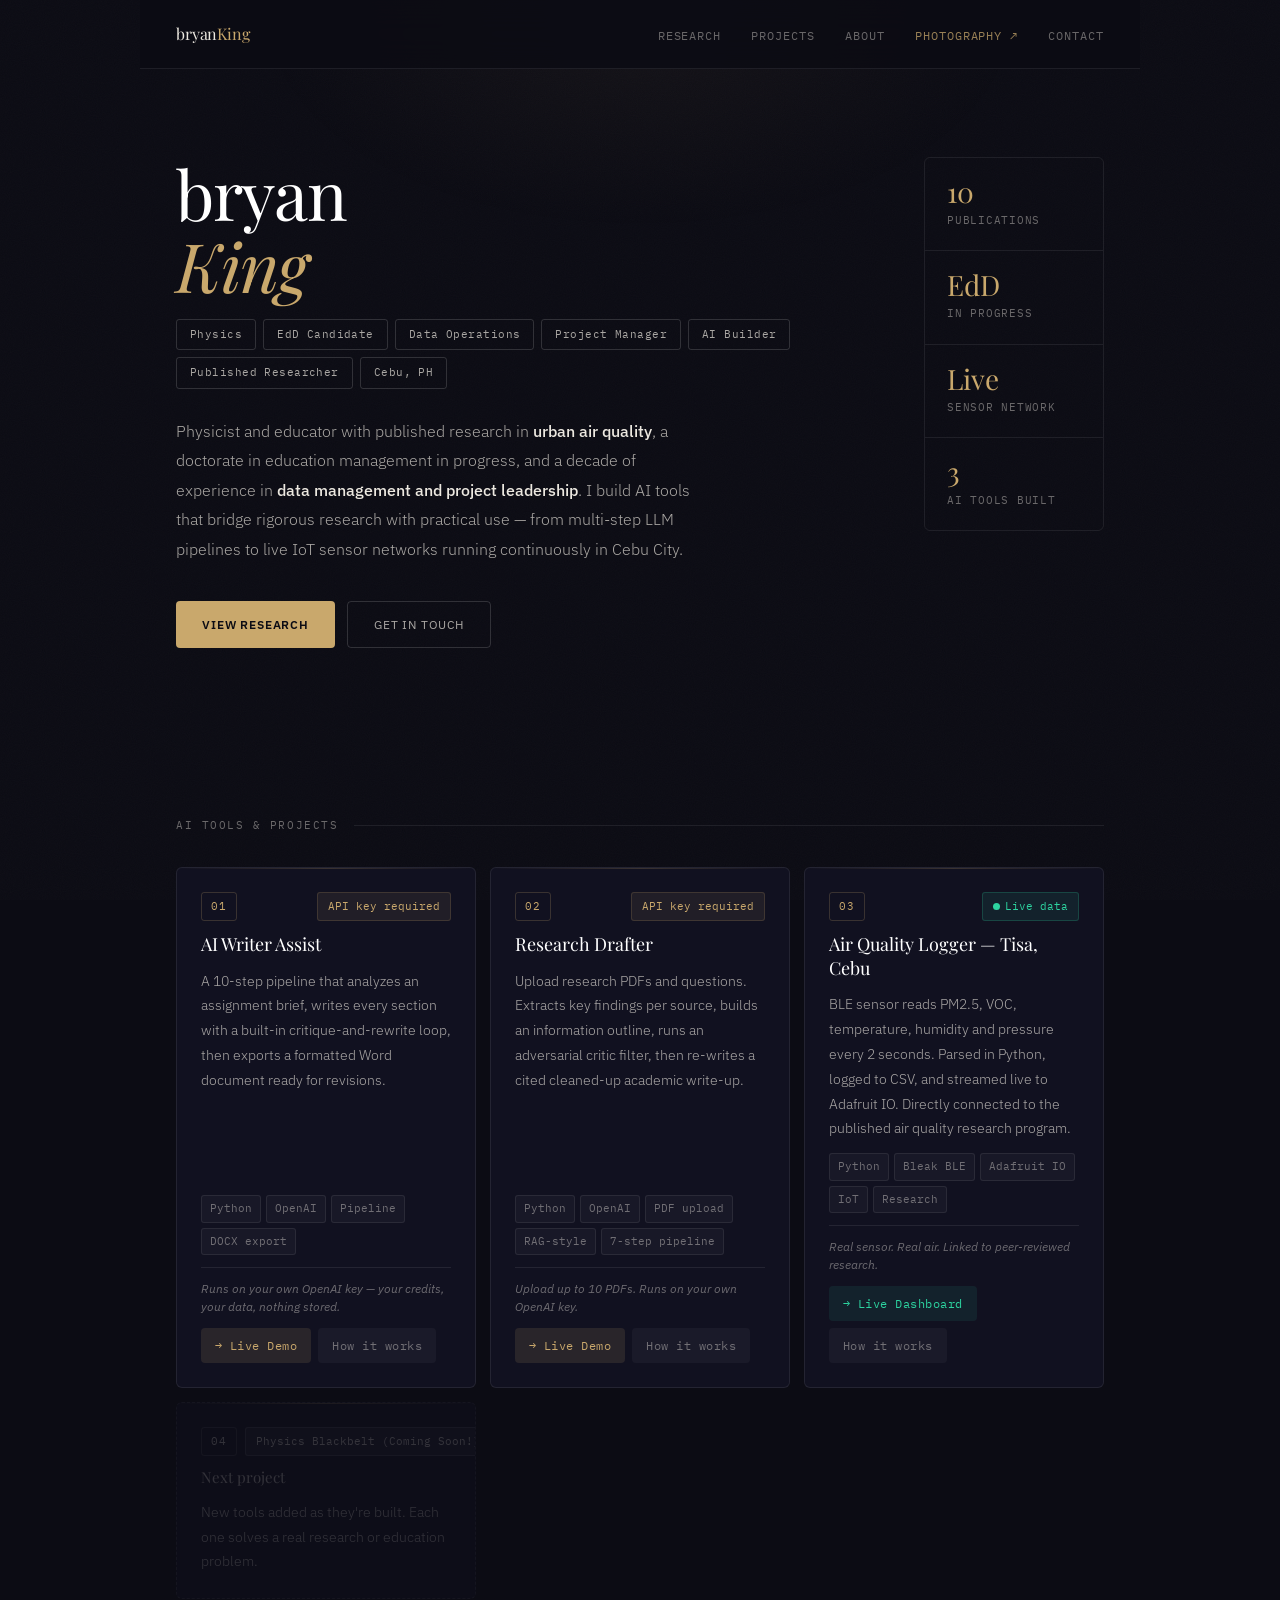
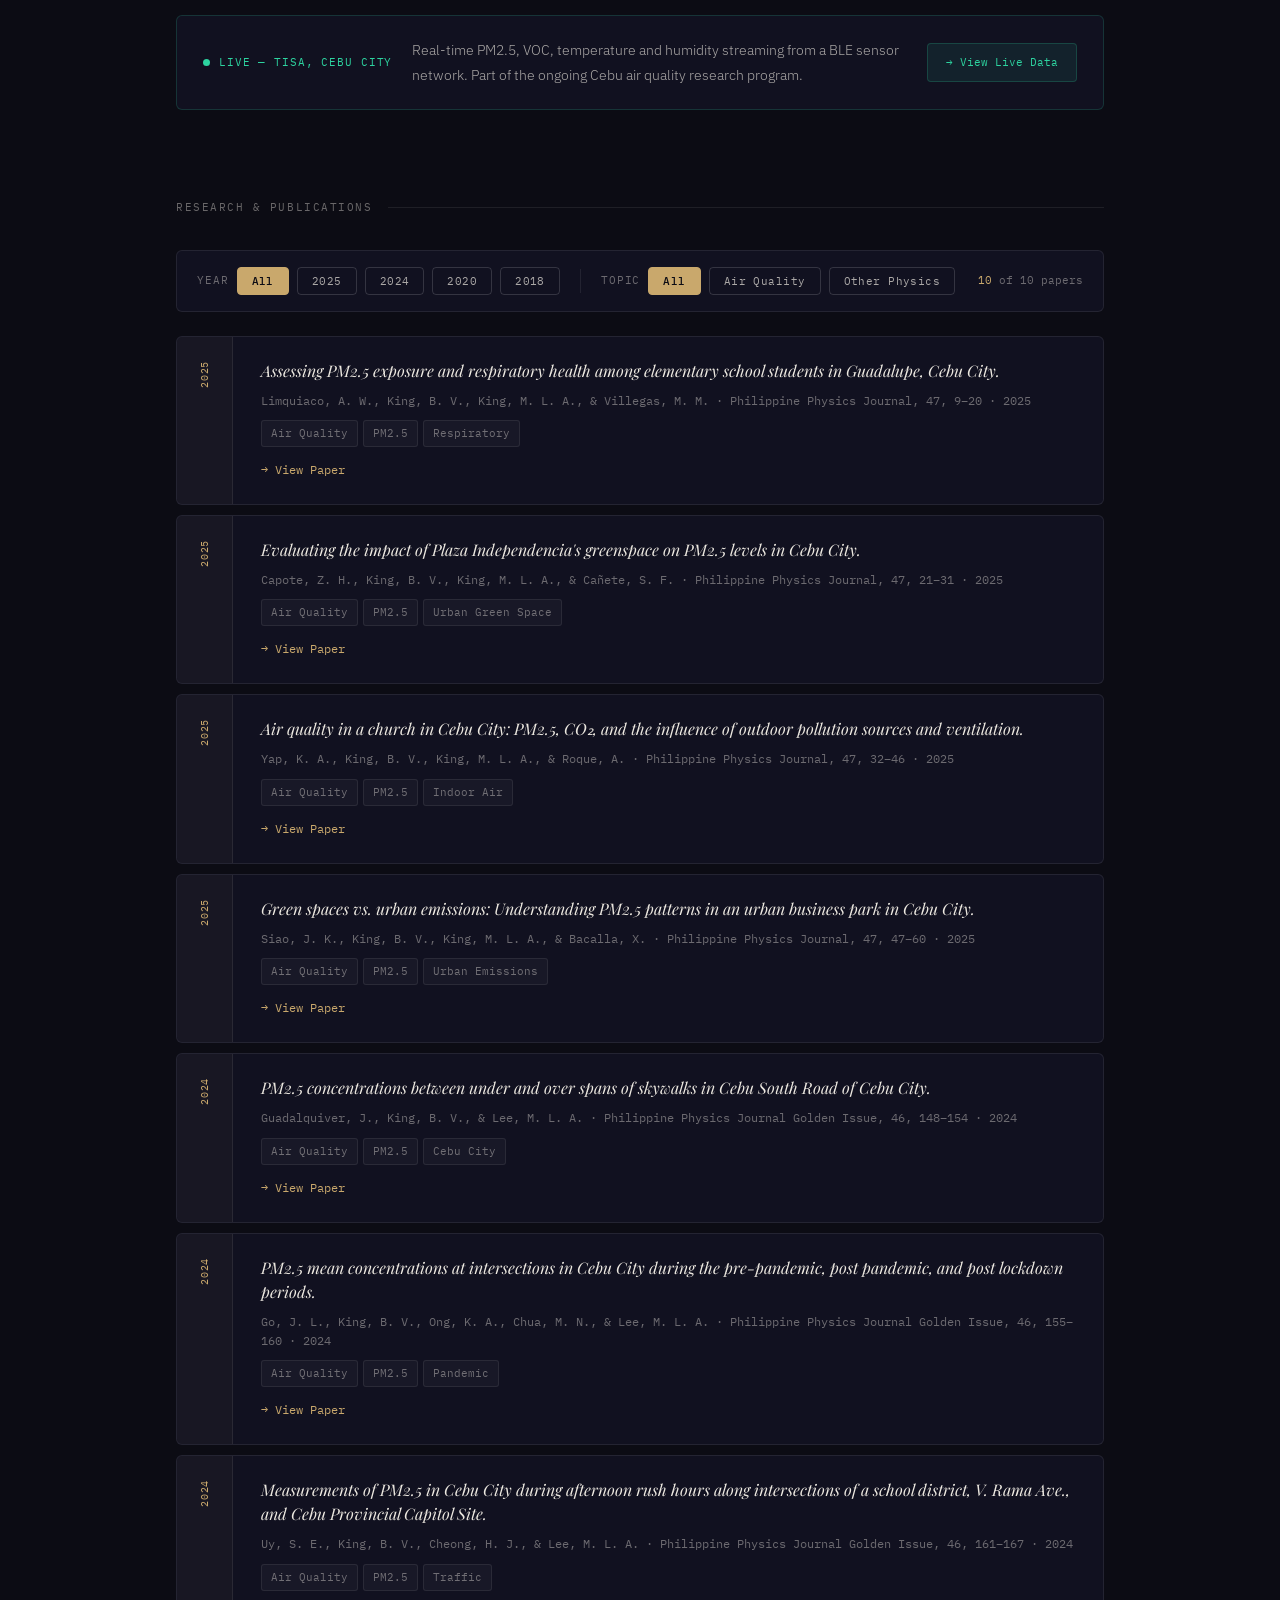
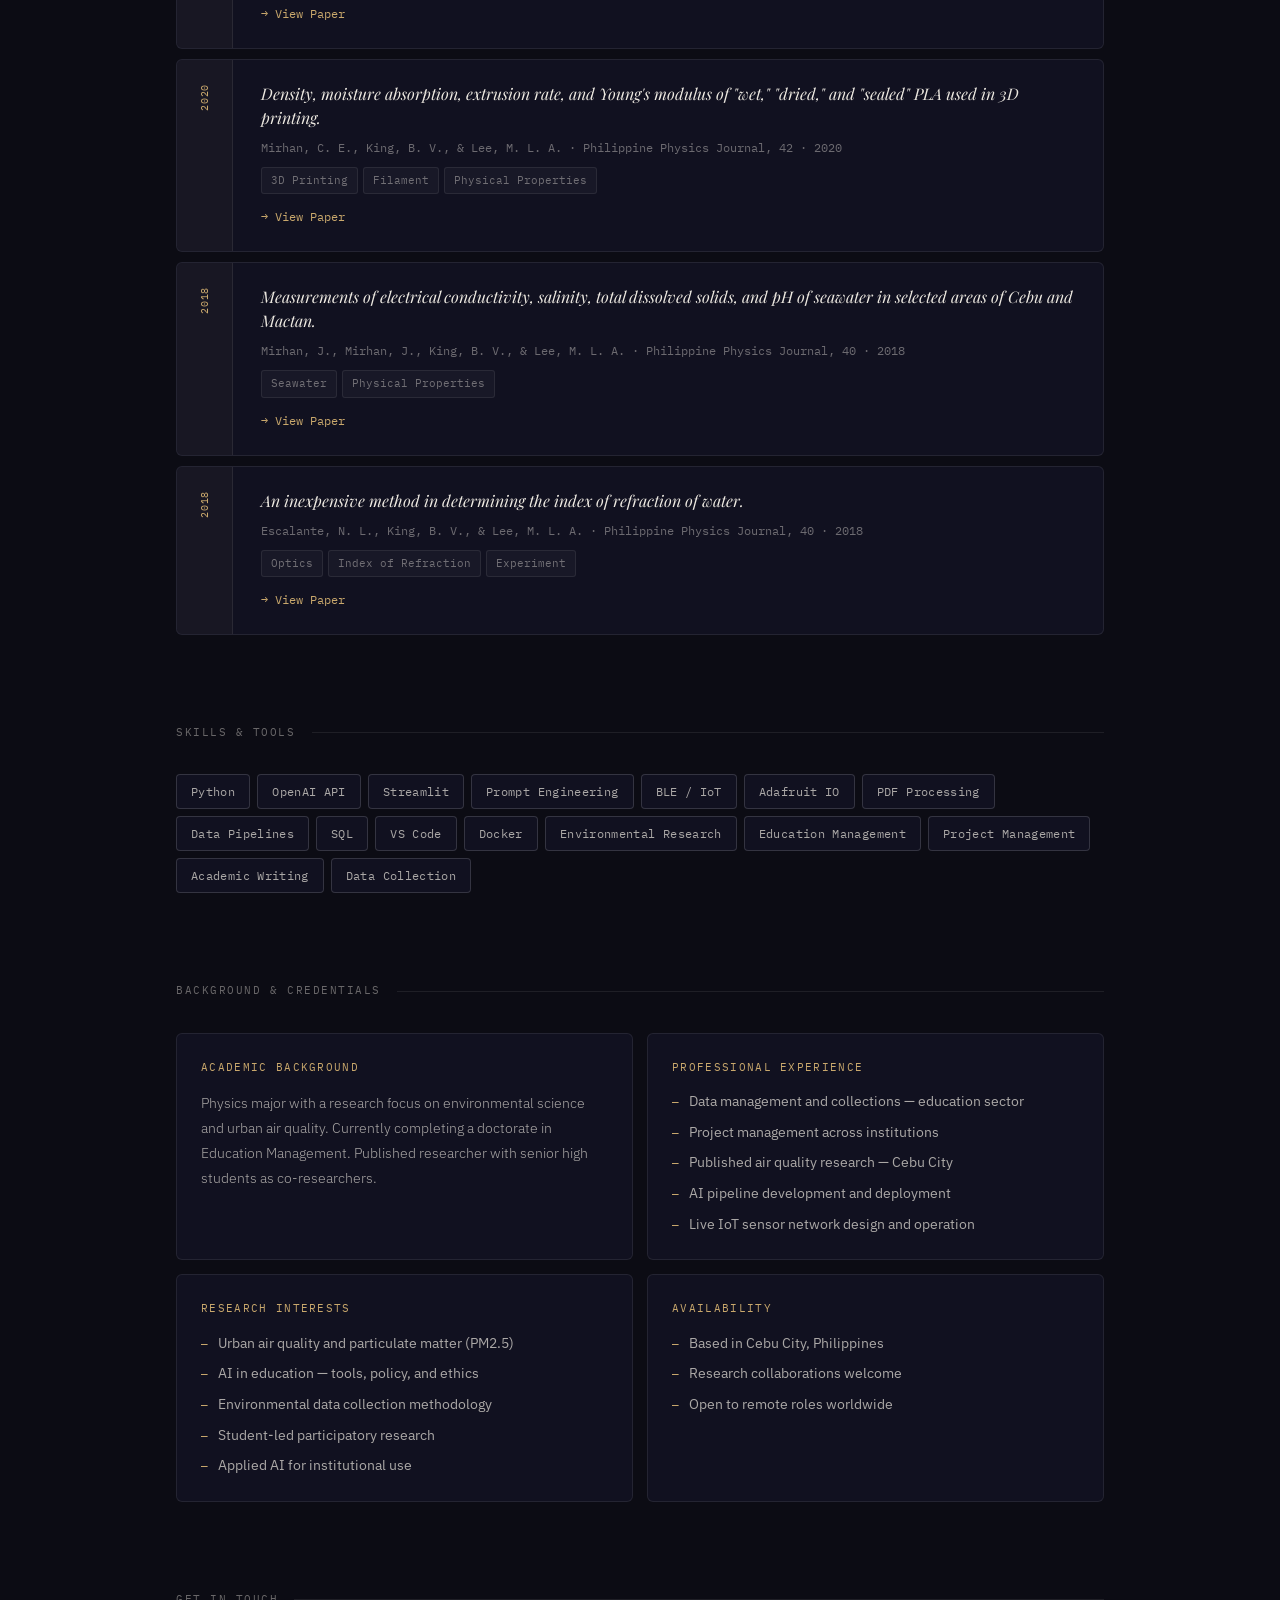
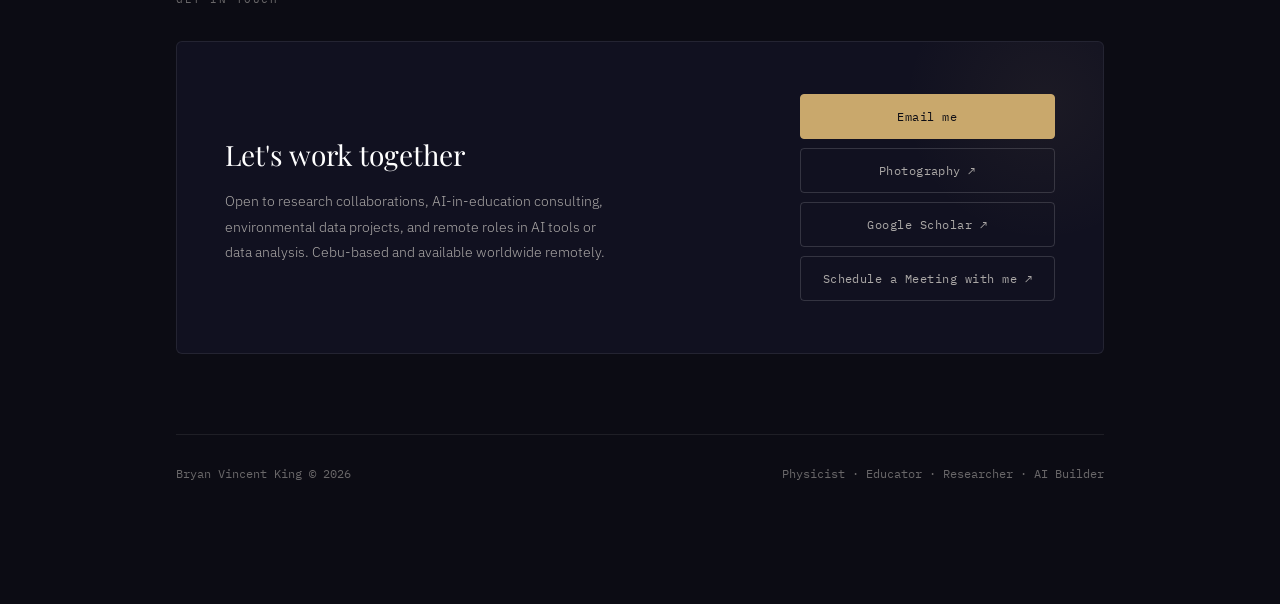
<file: index.html>
<!DOCTYPE html>
<html lang="en">
<head>
<meta charset="UTF-8"/>
<meta name="viewport" content="width=device-width, initial-scale=1.0"/>
<title>Bryan King — Researcher · Educator · AI Builder</title>
<link rel="preconnect" href="https://fonts.googleapis.com"/>
<link rel="preconnect" href="https://fonts.gstatic.com" crossorigin/>
<link href="https://fonts.googleapis.com/css2?family=Playfair+Display:ital,wght@0,400;0,600;1,400&family=IBM+Plex+Sans:wght@300;400;500&family=IBM+Plex+Mono:wght@400&display=swap" rel="stylesheet"/>
<link rel="stylesheet" href="style.css"/>
</head>
<body>
<div class="page">

  <!-- NAV -->
  <nav>
    <a class="nav-logo" href="#">bryan<span>King</span></a>
    <ul class="nav-links">
      <li><a href="#research">Research</a></li>
      <li><a href="#projects">Projects</a></li>
      <li><a href="#about">About</a></li>
      <li><a href="http://bry.photography" target="_blank" class="nav-photo">Photography ↗</a></li>
      <li><a href="#contact">Contact</a></li>
    </ul>
  </nav>

  <!-- HERO -->
  <section class="hero">
    <div class="hero-left">
      <h1 class="hero-name">bryan<br><em>King</em></h1>
      <div class="hero-roles">
        <span class="hero-role">Physics</span>
        <span class="hero-role">EdD Candidate</span>
        <span class="hero-role">Data Operations</span>
        <span class="hero-role">Project Manager</span>
        <span class="hero-role">AI Builder</span>
        <span class="hero-role">Published Researcher</span>
        <span class="hero-role">Cebu, PH</span>
      </div>
      <p class="hero-bio">
        Physicist and educator with published research in <strong>urban air quality</strong>,
        a doctorate in education management in progress, and a decade of experience in
        <strong>data management and project leadership</strong>. I build AI tools that bridge
        rigorous research with practical use — from multi-step LLM pipelines to live IoT
        sensor networks running continuously in Cebu City.
      </p>
      <div class="hero-ctas">
        <a class="cta-primary" href="#research">View Research</a>
        <a class="cta-ghost" href="#contact">Get in Touch</a>
      </div>
    </div>
    <div class="hero-stats">
      <div class="stat">
        <div class="stat-num">10</div>
        <div class="stat-label">Publications</div>
      </div>
      <div class="stat">
        <div class="stat-num">EdD</div>
        <div class="stat-label">In Progress</div>
      </div>
      <div class="stat">
        <div class="stat-num">Live</div>
        <div class="stat-label">Sensor Network</div>
      </div>
      <div class="stat">
        <div class="stat-num">3</div>
        <div class="stat-label">AI Tools Built</div>
      </div>
    </div>
  </section>

  <!-- PROJECTS -->
  <section class="section" id="projects">
    <div class="section-divider">
      <span class="divider-label">AI Tools &amp; Projects</span>
      <div class="divider-line"></div>
    </div>
    <div class="projects-grid">

      <div class="proj-card">
        <div class="proj-top">
          <span class="proj-num">01</span>
          <span class="badge badge-key">API key required</span>
        </div>
        <div class="proj-title">AI Writer Assist</div>
        <div class="proj-desc">
          A 10-step pipeline that analyzes an assignment brief,
          writes every section with a built-in critique-and-rewrite loop, then exports
          a formatted Word document ready for revisions.
        </div>
        <div class="proj-tags">
          <span class="proj-tag">Python</span>
          <span class="proj-tag">OpenAI</span>
          <span class="proj-tag">Pipeline</span>
          <span class="proj-tag">DOCX export</span>
        </div>
        <div class="proj-hr"></div>
        <div class="proj-note">Runs on your own OpenAI key — your credits, your data, nothing stored.</div>
        <div class="proj-links">
          <a class="pbtn pbtn-gold" href="#" target="_blank">→ Live Demo</a>
          <a class="pbtn pbtn-muted" href="#" target="_blank">How it works</a>
        </div>
      </div>

      <div class="proj-card">
        <div class="proj-top">
          <span class="proj-num">02</span>
          <span class="badge badge-key">API key required</span>
        </div>
        <div class="proj-title">Research Drafter</div>
        <div class="proj-desc">
          Upload research PDFs and questions. Extracts key findings per source,
          builds an information outline, runs an adversarial critic filter, then re-writes
          a cited cleaned-up academic write-up.
        </div>
        <div class="proj-tags">
          <span class="proj-tag">Python</span>
          <span class="proj-tag">OpenAI</span>
          <span class="proj-tag">PDF upload</span>
          <span class="proj-tag">RAG-style</span>
          <span class="proj-tag">7-step pipeline</span>
        </div>
        <div class="proj-hr"></div>
        <div class="proj-note">Upload up to 10 PDFs. Runs on your own OpenAI key.</div>
        <div class="proj-links">
          <a class="pbtn pbtn-gold" href="#" target="_blank">→ Live Demo</a>
          <a class="pbtn pbtn-muted" href="#" target="_blank">How it works</a>
        </div>
      </div>

      <div class="proj-card">
        <div class="proj-top">
          <span class="proj-num">03</span>
          <span class="badge badge-live"><span class="live-dot"></span>Live data</span>
        </div>
        <div class="proj-title">Air Quality Logger — Tisa, Cebu</div>
        <div class="proj-desc">
          BLE sensor reads PM2.5, VOC, temperature, humidity and pressure every 2 seconds.
          Parsed in Python, logged to CSV, and streamed live to Adafruit IO.
          Directly connected to the published air quality research program.
        </div>
        <div class="proj-tags">
          <span class="proj-tag">Python</span>
          <span class="proj-tag">Bleak BLE</span>
          <span class="proj-tag">Adafruit IO</span>
          <span class="proj-tag">IoT</span>
          <span class="proj-tag">Research</span>
        </div>
        <div class="proj-hr"></div>
        <div class="proj-note">Real sensor. Real air. Linked to peer-reviewed research.</div>
        <div class="proj-links">
          <a class="pbtn pbtn-teal" href="https://io.adafruit.com/pm25tisacebucity/dashboards/air-quality-pm2-dot-5-in-tisa-cebu-city" target="_blank">→ Live Dashboard</a>
          <a class="pbtn pbtn-muted" href="#" target="_blank">How it works</a>
        </div>
      </div>

      <div class="proj-card" style="border-style:dashed;opacity:0.4;">
        <div class="proj-top">
          <span class="proj-num" style="color:var(--text3);border-color:var(--border);">04</span>
          <span class="badge badge-wip">Physics Blackbelt (Coming Soon!)</span>
        </div>
        <div class="proj-title" style="color:var(--text3);font-size:15px;">Next project</div>
        <div class="proj-desc" style="color:var(--text3);">
          New tools added as they're built. Each one solves a real research or education problem.
        </div>
      </div>

    </div>

    <div class="live-callout">
      <div class="live-label"><div class="live-dot"></div>Live — Tisa, Cebu City</div>
      <p class="live-desc">Real-time PM2.5, VOC, temperature and humidity streaming from a BLE sensor network. Part of the ongoing Cebu air quality research program.</p>
      <a class="live-btn" href="https://io.adafruit.com/pm25tisacebucity/dashboards/air-quality-pm2-dot-5-in-tisa-cebu-city" target="_blank">→ View Live Data</a>
    </div>
  </section>

  <!-- RESEARCH -->
  <section class="section" id="research">
    <div class="section-divider">
      <span class="divider-label">Research &amp; Publications</span>
      <div class="divider-line"></div>
    </div>

    <div class="paper-filters">
      <div class="filter-group">
        <span class="filter-label">Year</span>
        <button class="filter-btn active" data-filter="all">All</button>
        <button class="filter-btn" data-filter="2025">2025</button>
        <button class="filter-btn" data-filter="2024">2024</button>
        <button class="filter-btn" data-filter="2020">2020</button>
        <button class="filter-btn" data-filter="2018">2018</button>        
      </div>
      <div class="filter-sep"></div>
      <div class="filter-group">
        <span class="filter-label">Topic</span>
        <button class="filter-btn active" data-topic="all">All</button>
        <button class="filter-btn" data-topic="Air Quality">Air Quality</button>
        <button class="filter-btn" data-topic="Physics">Other Physics</button>
      </div>
      <span class="paper-count"><span id="visible-count">10</span> of 10 papers</span>
    </div>

    <div class="papers">

      <div class="paper show" data-year="2025" data-topic="Air Quality">
        <div class="paper-year"><span>2025</span></div>
        <div class="paper-body">
          <div class="paper-title">Assessing PM2.5 exposure and respiratory health among elementary school students in Guadalupe, Cebu City.</div>
          <div class="paper-meta">Limquiaco, A. W., King, B. V., King, M. L. A., & Villegas, M. M. · Philippine Physics Journal, 47, 9–20 · 2025</div>
          <div class="paper-tags">
            <span class="paper-tag">Air Quality</span>
            <span class="paper-tag">PM2.5</span>
            <span class="paper-tag">Respiratory</span>
          </div>
          <a class="paper-link" href="https://www.philippinephysicssociety.org/philippine-physics-journal.html">→ View Paper</a>
        </div>
      </div>

      <div class="paper show" data-year="2025" data-topic="Air Quality">
        <div class="paper-year"><span>2025</span></div>
        <div class="paper-body">
          <div class="paper-title">Evaluating the impact of Plaza Independencia's greenspace on PM2.5 levels in Cebu City.</div>
          <div class="paper-meta">Capote, Z. H., King, B. V., King, M. L. A., & Cañete, S. F. · Philippine Physics Journal, 47, 21–31 · 2025</div>
          <div class="paper-tags">
            <span class="paper-tag">Air Quality</span>
            <span class="paper-tag">PM2.5</span>
            <span class="paper-tag">Urban Green Space</span>
          </div>
          <a class="paper-link" href="https://www.philippinephysicssociety.org/philippine-physics-journal.html">→ View Paper</a>
        </div>
      </div>

      <div class="paper show" data-year="2025" data-topic="Air Quality">
        <div class="paper-year"><span>2025</span></div>
        <div class="paper-body">
          <div class="paper-title">Air quality in a church in Cebu City: PM2.5, CO₂, and the influence of outdoor pollution sources and ventilation.</div>
          <div class="paper-meta">Yap, K. A., King, B. V., King, M. L. A., & Roque, A. · Philippine Physics Journal, 47, 32–46 · 2025</div>
          <div class="paper-tags">
            <span class="paper-tag">Air Quality</span>
            <span class="paper-tag">PM2.5</span>
            <span class="paper-tag">Indoor Air</span>
          </div>
          <a class="paper-link" href="https://www.philippinephysicssociety.org/philippine-physics-journal.html">→ View Paper</a>
        </div>
      </div>

      <div class="paper show" data-year="2025" data-topic="Air Quality">
        <div class="paper-year"><span>2025</span></div>
        <div class="paper-body">
          <div class="paper-title">Green spaces vs. urban emissions: Understanding PM2.5 patterns in an urban business park in Cebu City.</div>
          <div class="paper-meta">Siao, J. K., King, B. V., King, M. L. A., & Bacalla, X. · Philippine Physics Journal, 47, 47–60 · 2025</div>
          <div class="paper-tags">
            <span class="paper-tag">Air Quality</span>
            <span class="paper-tag">PM2.5</span>
            <span class="paper-tag">Urban Emissions</span>
          </div>
          <a class="paper-link" href="https://www.philippinephysicssociety.org/philippine-physics-journal.html">→ View Paper</a>
        </div>
      </div>

      <div class="paper show" data-year="2024" data-topic="Air Quality">
        <div class="paper-year"><span>2024</span></div>
        <div class="paper-body">
          <div class="paper-title">PM2.5 concentrations between under and over spans of skywalks in Cebu South Road of Cebu City.</div>
          <div class="paper-meta">Guadalquiver, J., King, B. V., & Lee, M. L. A. · Philippine Physics Journal Golden Issue, 46, 148–154 · 2024</div>
          <div class="paper-tags">
            <span class="paper-tag">Air Quality</span>
            <span class="paper-tag">PM2.5</span>
            <span class="paper-tag">Cebu City</span>
          </div>
          <a class="paper-link" href="https://www.philippinephysicssociety.org/philippine-physics-journal.html">→ View Paper</a>
        </div>
      </div>

      <div class="paper show" data-year="2024" data-topic="Air Quality">
        <div class="paper-year"><span>2024</span></div>
        <div class="paper-body">
          <div class="paper-title">PM2.5 mean concentrations at intersections in Cebu City during the pre-pandemic, post pandemic, and post lockdown periods.</div>
          <div class="paper-meta">Go, J. L., King, B. V., Ong, K. A., Chua, M. N., & Lee, M. L. A. · Philippine Physics Journal Golden Issue, 46, 155–160 · 2024</div>
          <div class="paper-tags">
            <span class="paper-tag">Air Quality</span>
            <span class="paper-tag">PM2.5</span>
            <span class="paper-tag">Pandemic</span>
          </div>
          <a class="paper-link" href="https://www.philippinephysicssociety.org/philippine-physics-journal.html">→ View Paper</a>
        </div>
      </div>

      <div class="paper show" data-year="2024" data-topic="Air Quality">
        <div class="paper-year"><span>2024</span></div>
        <div class="paper-body">
          <div class="paper-title">Measurements of PM2.5 in Cebu City during afternoon rush hours along intersections of a school district, V. Rama Ave., and Cebu Provincial Capitol Site.</div>
          <div class="paper-meta">Uy, S. E., King, B. V., Cheong, H. J., & Lee, M. L. A. · Philippine Physics Journal Golden Issue, 46, 161–167 · 2024</div>
          <div class="paper-tags">
            <span class="paper-tag">Air Quality</span>
            <span class="paper-tag">PM2.5</span>
            <span class="paper-tag">Traffic</span>
          </div>
          <a class="paper-link" href="https://www.philippinephysicssociety.org/philippine-physics-journal.html">→ View Paper</a>
        </div>
      </div>

      <div class="paper show" data-year="2020" data-topic="Physics">
        <div class="paper-year"><span>2020</span></div>
        <div class="paper-body">
          <div class="paper-title">Density, moisture absorption, extrusion rate, and Young's modulus of "wet," "dried," and "sealed" PLA used in 3D printing.</div>
          <div class="paper-meta">Mirhan, C. E., King, B. V., & Lee, M. L. A. · Philippine Physics Journal, 42 · 2020</div>
          <div class="paper-tags">
            <span class="paper-tag">3D Printing</span>
            <span class="paper-tag">Filament</span>
            <span class="paper-tag">Physical Properties</span>
          </div>
          <a class="paper-link" href="https://www.philippinephysicssociety.org/philippine-physics-journal.html">→ View Paper</a>
        </div>
      </div>

      <div class="paper show" data-year="2018" data-topic="Physics">
        <div class="paper-year"><span>2018</span></div>
        <div class="paper-body">
          <div class="paper-title">Measurements of electrical conductivity, salinity, total dissolved solids, and pH of seawater in selected areas of Cebu and Mactan.</div>
          <div class="paper-meta">Mirhan, J., Mirhan, J., King, B. V., & Lee, M. L. A. · Philippine Physics Journal, 40 · 2018</div>
          <div class="paper-tags">
            <span class="paper-tag">Seawater</span>
            <span class="paper-tag">Physical Properties</span>
          </div>
          <a class="paper-link" href="https://www.philippinephysicssociety.org/philippine-physics-journal.html">→ View Paper</a>
        </div>
      </div>

      <div class="paper show" data-year="2018" data-topic="Physics">
        <div class="paper-year"><span>2018</span></div>
        <div class="paper-body">
          <div class="paper-title">An inexpensive method in determining the index of refraction of water.</div>
          <div class="paper-meta">Escalante, N. L., King, B. V., & Lee, M. L. A. · Philippine Physics Journal, 40 · 2018</div>
          <div class="paper-tags">
            <span class="paper-tag">Optics</span>
            <span class="paper-tag">Index of Refraction</span>
            <span class="paper-tag">Experiment</span>
          </div>
          <a class="paper-link" href="https://www.philippinephysicssociety.org/philippine-physics-journal.html">→ View Paper</a>
        </div>
      </div>

    </div>
    <div class="papers-empty" id="papers-empty">No papers match this filter combination.</div>
  </section>

  <!-- SKILLS -->
  <section class="section">
    <div class="section-divider">
      <span class="divider-label">Skills &amp; Tools</span>
      <div class="divider-line"></div>
    </div>
    <div class="skills-wrap">
      <span class="skill">Python</span>
      <span class="skill">OpenAI API</span>
      <span class="skill">Streamlit</span>
      <span class="skill">Prompt Engineering</span>
      <span class="skill">BLE / IoT</span>
      <span class="skill">Adafruit IO</span>
      <span class="skill">PDF Processing</span>
      <span class="skill">Data Pipelines</span>
      <span class="skill">SQL</span>
      <span class="skill">VS Code</span>
      <span class="skill">Docker</span>
      <span class="skill">Environmental Research</span>
      <span class="skill">Education Management</span>
      <span class="skill">Project Management</span>
      <span class="skill">Academic Writing</span>
      <span class="skill">Data Collection</span>
    </div>
  </section>

  <!-- ABOUT -->
  <section class="section" id="about">
    <div class="section-divider">
      <span class="divider-label">Background &amp; Credentials</span>
      <div class="divider-line"></div>
    </div>
    <div class="cred-grid">
      <div class="cred-box">
        <div class="cred-label">Academic background</div>
        <p>
          Physics major with a research focus on environmental science and urban air quality.
          Currently completing a doctorate in Education Management. Published researcher
          with senior high students as co-researchers.
        </p>
      </div>
      <div class="cred-box">
        <div class="cred-label">Professional experience</div>
        <ul>
          <li>Data management and collections — education sector</li>
          <li>Project management across institutions</li>
          <li>Published air quality research — Cebu City</li>
          <li>AI pipeline development and deployment</li>
          <li>Live IoT sensor network design and operation</li>
        </ul>
      </div>
      <div class="cred-box">
        <div class="cred-label">Research interests</div>
        <ul>
          <li>Urban air quality and particulate matter (PM2.5)</li>
          <li>AI in education — tools, policy, and ethics</li>
          <li>Environmental data collection methodology</li>
          <li>Student-led participatory research</li>
          <li>Applied AI for institutional use</li>
        </ul>
      </div>
      <div class="cred-box">
        <div class="cred-label">Availability</div>
        <ul>
          <li>Based in Cebu City, Philippines</li>
          <li>Research collaborations welcome</li>
          <li>Open to remote roles worldwide</li>
        </ul>
      </div>
    </div>
  </section>

  <!-- CONTACT -->
  <section class="section" id="contact">
    <div class="section-divider">
      <span class="divider-label">Get in Touch</span>
      <div class="divider-line"></div>
    </div>
    <div class="contact-wrap">
      <div>
        <div class="contact-title">Let's work together</div>
        <p class="contact-sub">
          Open to research collaborations, AI-in-education consulting, environmental
          data projects, and remote roles in AI tools or data analysis.
          Cebu-based and available worldwide remotely.
        </p>
      </div>
      <div class="contact-links">
        <a class="clink primary" href="mailto:bryvking@gmail.com">Email me</a>
        <a class="clink" href="http://bry.photography" target="_blank">Photography ↗</a>
        <a class="clink" href="https://scholar.google.com/citations?user=YY9UEuoAAAAJ&hl=en" target="_blank">Google Scholar ↗</a>
        <a class="clink" href="https://calendly.com/bryanvincentking/30min" target="_blank">Schedule a Meeting with me ↗</a>
      </div>
    </div>
  </section>

  <footer>
    <p>Bryan Vincent King © 2026</p>
    <p>Physicist · Educator · Researcher · AI Builder</p>
  </footer>

</div>
<script>
  const TOTAL = 10;
  let activeYear  = 'all';
  let activeTopic = 'all';

  document.querySelectorAll('[data-filter]').forEach(btn => {
    btn.addEventListener('click', () => {
      document.querySelectorAll('[data-filter]').forEach(b => b.classList.remove('active'));
      btn.classList.add('active');
      activeYear = btn.dataset.filter;
      filterPapers();
    });
  });

  document.querySelectorAll('[data-topic]').forEach(btn => {
    btn.addEventListener('click', () => {
      document.querySelectorAll('[data-topic]').forEach(b => b.classList.remove('active'));
      btn.classList.add('active');
      activeTopic = btn.dataset.topic;
      filterPapers();
    });
  });

  function filterPapers() {
    const papers = document.querySelectorAll('.paper');
    let visible = 0;

    papers.forEach(paper => {
      const matchYear  = activeYear  === 'all' || paper.dataset.year  === activeYear;
      const matchTopic = activeTopic === 'all' || paper.dataset.topic === activeTopic;
      const show = matchYear && matchTopic;
      paper.classList.toggle('show', show);
      if (show) visible++;
    });

    document.getElementById('visible-count').textContent = visible;
    document.getElementById('papers-empty').classList.toggle('show', visible === 0);
  }
</script>
</body>
</html>
</file>
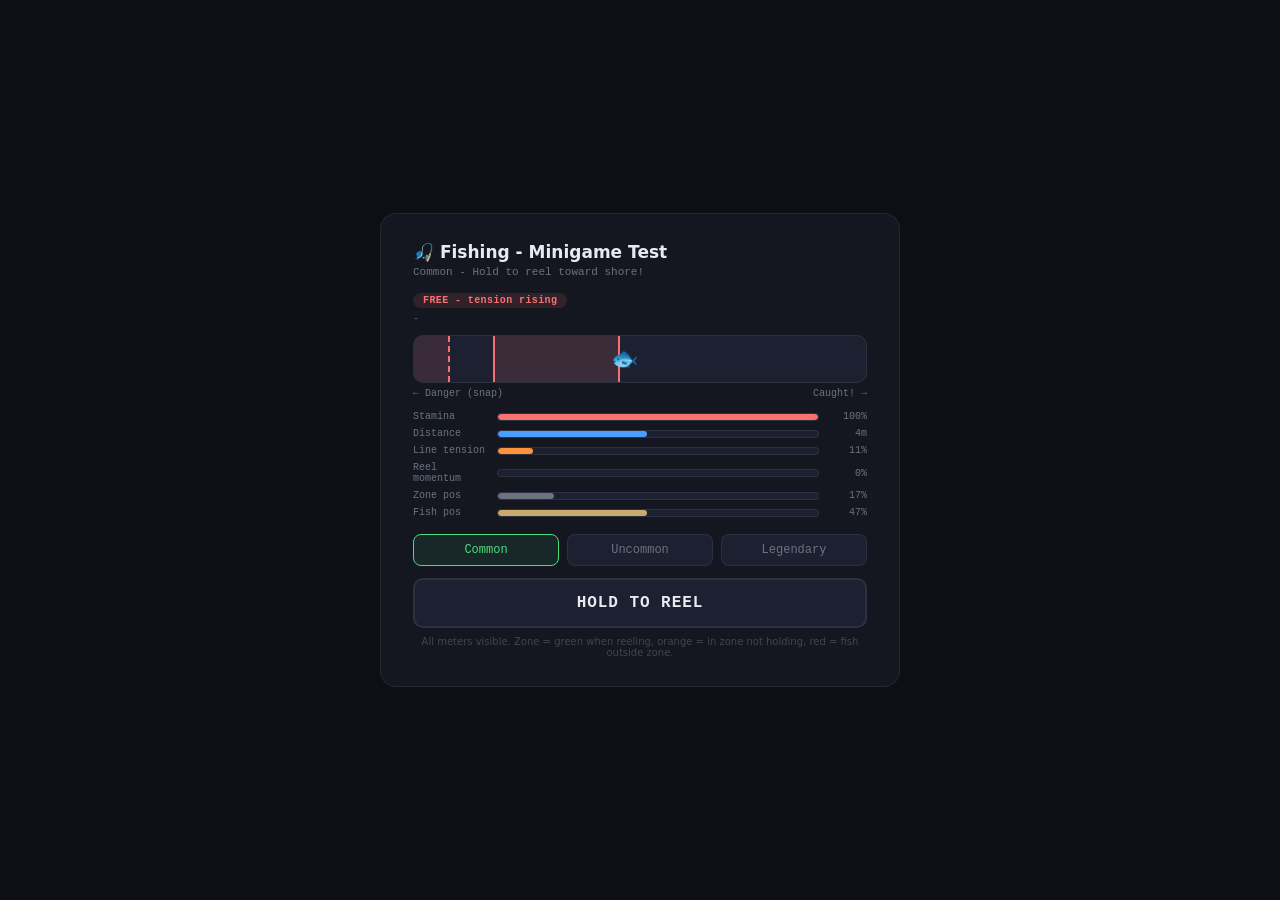
<file: physics/fishing_test.html>
<!DOCTYPE html>
<html lang="en">
<head>
<meta charset="UTF-8"/>
<meta name="viewport" content="width=device-width, initial-scale=1.0"/>
<title>Fishing Minigame - Test</title>
<style>
*{box-sizing:border-box;margin:0;padding:0;}
body{background:#0d0f14;color:#e8eaf0;font-family:'Segoe UI',system-ui,sans-serif;min-height:100vh;display:flex;align-items:center;justify-content:center;padding:20px;}
:root{--green:#4ade80;--gold:#c9a96e;--red:#f87171;--blue:#4a9eff;--surface:#141720;--surface2:#1c2030;--border:rgba(255,255,255,0.07);--muted:#6b7280;--mono:'Courier New',monospace;}

.mg{background:var(--surface);border:1px solid var(--border);border-radius:16px;padding:28px 32px;width:100%;max-width:520px;}
.mg-title{font-size:17px;font-weight:700;margin-bottom:4px;}
.mg-sub{font-size:11px;color:var(--muted);font-family:var(--mono);margin-bottom:10px;}

.state-badge{font-family:var(--mono);font-size:10px;font-weight:700;padding:2px 10px;border-radius:20px;display:inline-block;margin-bottom:5px;letter-spacing:0.04em;}
.s-reel  {background:rgba(74,222,128,0.15);color:#4ade80;}
.s-orange{background:rgba(251,146,60,0.15);color:#fb923c;}
.s-free  {background:rgba(248,113,113,0.12);color:#f87171;}

.tug-log{font-family:var(--mono);font-size:10px;color:var(--muted);min-height:14px;margin-bottom:8px;opacity:0.8;}

/* Main bar */
.fish-bar-wrap{position:relative;width:100%;height:48px;background:var(--surface2);border-radius:10px;border:1px solid var(--border);overflow:hidden;margin-bottom:5px;}
.snap-warn{position:absolute;left:0;top:0;bottom:0;width:8%;background:rgba(248,113,113,0.12);border-right:2px dashed #f87171;pointer-events:none;}
.fish-zone{position:absolute;top:0;bottom:0;background:rgba(74,222,128,0.22);border-left:2px solid #4ade80;border-right:2px solid #4ade80;}
.fish-zone.orange{background:rgba(251,146,60,0.20);border-color:#fb923c;}
.fish-zone.off{background:rgba(248,113,113,0.14);border-color:#f87171;}
.fish-dot{position:absolute;top:50%;transform:translate(-50%,-50%);font-size:22px;line-height:1;z-index:2;}
.bar-labels{display:flex;justify-content:space-between;font-family:var(--mono);font-size:10px;color:var(--muted);margin-bottom:12px;}

/* Stat rows */
.stat-row{display:flex;align-items:center;gap:8px;margin-bottom:6px;}
.stat-label{font-family:var(--mono);font-size:10px;color:var(--muted);width:76px;flex-shrink:0;}
.stat-track{flex:1;height:8px;background:var(--surface2);border-radius:4px;overflow:hidden;border:1px solid var(--border);}
.stat-fill{height:100%;border-radius:4px;}
.stat-val{font-family:var(--mono);font-size:10px;color:var(--muted);width:40px;text-align:right;flex-shrink:0;}

/* Rarity buttons */
.rarity-row{display:flex;gap:8px;margin-top:16px;margin-bottom:12px;}
.r-btn{flex:1;padding:8px 4px;font-size:12px;font-family:var(--mono);border:1px solid var(--border);border-radius:8px;background:var(--surface2);color:var(--muted);cursor:pointer;}
.r-btn.active{border-color:var(--green);color:var(--green);background:rgba(74,222,128,0.08);}

/* Hold button */
.btn-hold{width:100%;padding:14px;font-size:16px;font-weight:700;font-family:var(--mono);border:2px solid var(--border);border-radius:10px;background:var(--surface2);color:#e8eaf0;cursor:pointer;user-select:none;touch-action:none;-webkit-user-select:none;letter-spacing:0.06em;}
.btn-hold.held{background:rgba(74,222,128,0.12);border-color:var(--green);color:var(--green);}

/* Result */
.result{margin-top:12px;padding:10px 14px;border-radius:10px;font-size:13px;font-family:var(--mono);text-align:center;display:none;}
.result.catch{background:rgba(74,222,128,0.10);color:#4ade80;border:1px solid #4ade80;}
.result.snap {background:rgba(251,146,60,0.10);color:#fb923c;border:1px solid #fb923c;}

.debug-note{font-size:10px;color:var(--muted);text-align:center;margin-top:8px;opacity:0.5;}
</style>
</head>
<body>
<div class="mg">
  <div class="mg-title">🎣 Fishing - Minigame Test</div>
  <div class="mg-sub" id="mg-sub">Select rarity and press HOLD to start</div>

  <span class="state-badge s-free" id="state-badge">FREE</span>
  <div class="tug-log" id="tug-log">-</div>

  <div class="fish-bar-wrap">
    <div class="snap-warn"></div>
    <div class="fish-zone" id="fish-zone"></div>
    <div class="fish-dot" id="fish-dot">🐟</div>
  </div>
  <div class="bar-labels">
    <span>← Danger (snap)</span>
    <span>Caught! →</span>
  </div>

  <div class="stat-row">
    <div class="stat-label">Stamina</div>
    <div class="stat-track"><div class="stat-fill" id="stam-bar" style="width:100%;background:#f87171;"></div></div>
    <div class="stat-val" id="stam-val">100%</div>
  </div>
  <div class="stat-row">
    <div class="stat-label">Distance</div>
    <div class="stat-track"><div class="stat-fill" id="dist-bar" style="width:55%;background:#4a9eff;"></div></div>
    <div class="stat-val" id="dist-val">--m</div>
  </div>
  <div class="stat-row">
    <div class="stat-label">Line tension</div>
    <div class="stat-track"><div class="stat-fill" id="tens-bar" style="width:0%;background:#f97316;"></div></div>
    <div class="stat-val" id="tens-val">0%</div>
  </div>
  <div class="stat-row">
    <div class="stat-label">Reel momentum</div>
    <div class="stat-track"><div class="stat-fill" id="mom-bar" style="width:0%;background:#4ade80;"></div></div>
    <div class="stat-val" id="mom-val">0%</div>
  </div>
  <div class="stat-row">
    <div class="stat-label">Zone pos</div>
    <div class="stat-track"><div class="stat-fill" id="zone-bar" style="width:50%;background:#6b7280;"></div></div>
    <div class="stat-val" id="zone-val">50%</div>
  </div>
  <div class="stat-row">
    <div class="stat-label">Fish pos</div>
    <div class="stat-track"><div class="stat-fill" id="fish-bar" style="width:55%;background:#c9a96e;"></div></div>
    <div class="stat-val" id="fish-val">55%</div>
  </div>

  <div class="rarity-row">
    <button class="r-btn active" onclick="setRarity('common',this)">Common</button>
    <button class="r-btn" onclick="setRarity('uncommon',this)">Uncommon</button>
    <button class="r-btn" onclick="setRarity('legendary',this)">Legendary</button>
  </div>

  <button class="btn-hold" id="btn-hold"
    onmousedown="holdStart(event)" onmouseup="holdEnd()"
    ontouchstart="holdStart(event)" ontouchend="holdEnd()">
    HOLD TO REEL
  </button>

  <div class="result" id="result"></div>
  <div class="debug-note">All meters visible. Zone = green when reeling, orange = in zone not holding, red = fish outside zone.</div>
</div>

<script>
const CFG = {
  common: {
    label:'Common', maxM:8,
    fishStartMin:0.45, fishStartMax:0.72,
    winDist:0.93, snapZone:0.08,
    neutral:0.35, neutralForce:0.055,
    zoneWidth:0.28,
    zoneReelAccel:0.85, zoneMaxReelSp:0.26,
    zoneDriftSp:0.18,
    stamMax:100,
    stamDrainReel:26,
    stamRecoverRate:0.008,
    stamRecoverCap:0.55,
    stamFlickerChance:0.006, stamFlickerAmt:7,
    restMin:1.4, restMax:2.6,
    tugsMin:0, tugsMax:3,
    tugDelay:0.20,
    tugForceBase:0.28,
    reelingRage:0.10,
    lungeChanceBase:0.05, lungeChanceExtreme:0.15, lungeForceMulti:3.0,
    reelForceBase:0.82,
    reelForceExhaust:1.3,
    exhaustThresh:0.30,
    damping:0.86,
    snapBuildRate:130, snapDrainRate:90,        // tension builds fast when outside zone
    tensionBuildRate:130, tensionDrainRate:90,  // same rate - one variable for out-of-zone
    momentumBuildRate:28, momentumDrainRate:20, momentumReelBonus:0.22,
  },
  uncommon: {
    label:'Uncommon', maxM:14,
    fishStartMin:0.42, fishStartMax:0.68,
    winDist:0.93, snapZone:0.08,
    neutral:0.32, neutralForce:0.065,
    zoneWidth:0.20,
    zoneReelAccel:0.55, zoneMaxReelSp:0.22,   // faster reel than before
    zoneDriftSp:0.20,
    stamMax:130,
    stamDrainReel:22,
    stamRecoverRate:0.005,
    stamRecoverCap:0.50,
    stamFlickerChance:0.005, stamFlickerAmt:9,
    restMin:1.0, restMax:2.0,
    tugsMin:1, tugsMax:4,
    tugDelay:0.15,
    tugForceBase:0.40,
    reelingRage:0.15,
    lungeChanceBase:0.06, lungeChanceExtreme:0.20, lungeForceMulti:3.2,
    reelForceBase:0.58, reelForceExhaust:1.1,  // stronger pull
    exhaustThresh:0.25,
    damping:0.83,
    snapBuildRate:120, snapDrainRate:90,
    tensionBuildRate:120, tensionDrainRate:90,
    momentumBuildRate:24, momentumDrainRate:22, momentumReelBonus:0.18,
  },
  legendary: {
    label:'Legendary', maxM:22,
    fishStartMin:0.45, fishStartMax:0.65,
    winDist:0.93, snapZone:0.08,
    neutral:0.42,          // idles center, not near danger zone
    neutralForce:0.045,    // weaker pull to neutral so it doesn't sprint there
    zoneWidth:0.14,
    zoneReelAccel:0.40, zoneMaxReelSp:0.16,   // slightly faster than before
    zoneDriftSp:0.22,
    stamMax:160,
    stamDrainReel:18,
    stamRecoverRate:0.003,
    stamRecoverCap:0.45,
    stamFlickerChance:0.004, stamFlickerAmt:11,
    restMin:0.7, restMax:1.5,
    tugsMin:1, tugsMax:4,
    tugDelay:0.13,
    tugForceBase:0.44,
    reelingRage:0.18,
    lungeChanceBase:0.07, lungeChanceExtreme:0.22, lungeForceMulti:3.3,
    reelForceBase:0.45, reelForceExhaust:0.95, // stronger pull (was 0.35)
    exhaustThresh:0.22,
    damping:0.82,
    snapBuildRate:110, snapDrainRate:90,
    tensionBuildRate:110, tensionDrainRate:90,
    momentumBuildRate:20, momentumDrainRate:24, momentumReelBonus:0.14,
  },
};

let rarity='common', cfg=CFG.common;
let fishPos,fishVel,zonePos,zoneSpd,stamina,tension,momentum;
let isHolding=false,mgActive=false,firstContact=false;
let raf=null,lastTs=null;
let burstState='resting',burstTimer=0,tugsRemaining=0,tugTimer=0;

function scheduleRest(){
  burstState='resting';
  const sf=Math.max(0,stamina/cfg.stamMax);
  // low stamina = shorter rests (fish panics), high stamina = longer measured rests
  burstTimer=(cfg.restMin+Math.random()*(cfg.restMax-cfg.restMin))*(0.4+sf*1.4);
}
function startBurst(isGreen){
  burstState='bursting';
  const sf=Math.max(0,stamina/cfg.stamMax);
  const maxT=Math.round(cfg.tugsMin+(cfg.tugsMax-cfg.tugsMin)*sf);
  tugsRemaining=Math.max(1,cfg.tugsMin+Math.floor(Math.random()*(Math.max(0,maxT-cfg.tugsMin)+1)));
  tugTimer=0;
  document.getElementById('tug-log').textContent=`${tugsRemaining} tug${tugsRemaining!==1?'s':''}${isGreen?' ⚡':''}`;
}
function fireTug(isGreen){
  const sf=Math.max(0,stamina/cfg.stamMax);
  // lunge check - triggers at stamina extremes (fresh or desperate)
  const isExtreme=sf>0.80||sf<0.10;
  const lungeChance=isExtreme?cfg.lungeChanceExtreme:cfg.lungeChanceBase;
  if(Math.random()<lungeChance){
    // lunge: one big leftward dash, consumes the whole burst
    fishVel-=cfg.tugForceBase*cfg.lungeForceMulti;
    tugsRemaining=0;
    document.getElementById('tug-log').textContent='💨 Lunge!';
    return;
  }
  // normal tug: force scales with stamina
  const force=cfg.tugForceBase*sf;
  fishVel-=force+(Math.random()*0.25*force);
  if(isGreen) fishVel-=cfg.reelingRage*sf;
}

function init(){
  cfg=CFG[rarity];
  fishPos=cfg.fishStartMin+Math.random()*(cfg.fishStartMax-cfg.fishStartMin);
  fishVel=0;
  zonePos=Math.max(0,Math.min(1-cfg.zoneWidth, fishPos-cfg.zoneWidth/2));
  zoneSpd=0;
  stamina=cfg.stamMax;
  tension=0;
  momentum=0;
  isHolding=false;
  mgActive=true;
  firstContact=false;
  lastTs=null;
  document.getElementById('fish-zone').style.width=(cfg.zoneWidth*100)+'%';
  document.getElementById('mg-sub').textContent=cfg.label+' - Hold to reel toward shore!';
  document.getElementById('result').style.display='none';
  document.getElementById('tug-log').textContent='-';
  document.getElementById('btn-hold').classList.remove('held');
  burstState='resting';
  scheduleRest();
  if(raf) cancelAnimationFrame(raf);
  raf=requestAnimationFrame(tick);
}

function tick(ts){
  if(!mgActive) return;
  if(!lastTs){lastTs=ts;raf=requestAnimationFrame(tick);return;}
  const dt=Math.min((ts-lastTs)/1000,0.08);
  lastTs=ts;

  const sf=Math.max(0,stamina/cfg.stamMax);
  const inZone=fishPos>=zonePos&&fishPos<=(zonePos+cfg.zoneWidth);
  const isGreen=isHolding&&inZone;
  const inDanger=fishPos<cfg.snapZone;

  // Burst machine
  if(burstState==='resting'){
    burstTimer-=dt;
    if(burstTimer<=0) startBurst(isGreen);
  } else {
    tugTimer-=dt;
    if(tugTimer<=0){
      if(tugsRemaining>0){fireTug(isGreen);tugsRemaining--;tugTimer=cfg.tugDelay;}
      else scheduleRest();
    }
  }

  // Stamina
  if(isGreen){
    stamina=Math.max(0,stamina-cfg.stamDrainReel*dt);
    // tiny trickle even while reeling - fish never fully flatlines
    const cap=cfg.stamMax*cfg.stamRecoverCap;
    if(stamina<cap) stamina=Math.min(cap,stamina+(cap-stamina)*cfg.stamRecoverRate*0.2*dt*60);
  } else if(inZone){
    // orange state - fish in zone, player not holding - fish catches breath
    const cap=cfg.stamMax*cfg.stamRecoverCap;
    if(stamina<cap) stamina=Math.min(cap,stamina+(cap-stamina)*cfg.stamRecoverRate*0.5*dt*60);
  } else {
    // out of zone - fastest regen
    const cap=cfg.stamMax*cfg.stamRecoverCap;
    if(stamina<cap) stamina=Math.min(cap,stamina+(cap-stamina)*cfg.stamRecoverRate*dt*60);
  }
  if(stamina<12&&Math.random()<cfg.stamFlickerChance){
    stamina=Math.min(cfg.stamMax*0.18,stamina+cfg.stamFlickerAmt);
    document.getElementById('tug-log').textContent='⚡ Second wind!';
  }

  // Momentum
  if(isGreen) momentum=Math.min(100,momentum+cfg.momentumBuildRate*dt);
  else        momentum=Math.max(0,momentum-cfg.momentumDrainRate*dt);

  // First contact - tension is frozen until zone touches fish at least once
  if(inZone) firstContact=true;

  // Tension
  if(!firstContact){
    tension=0;
  } else if(inDanger)     tension=Math.min(100,tension+cfg.snapBuildRate*dt);
  else if(!inZone)        tension=Math.min(100,tension+cfg.tensionBuildRate*dt);
  else                    tension=Math.max(0,tension-cfg.tensionDrainRate*dt);

  // Fish forces
  if(isGreen){
    const ex=Math.max(0,1-(sf/cfg.exhaustThresh));
    const reelF=cfg.reelForceBase*(1+cfg.reelForceExhaust*ex);
    const momB=(momentum/100)*cfg.momentumReelBonus;
    fishVel+=(reelF+momB)*dt;
  } else {
    const toNeutral=cfg.neutral-fishPos;
    fishVel+=toNeutral*cfg.neutralForce*dt*60;
    if(sf<0.2) fishVel*=Math.pow(0.25,dt*60);
  }

  // Physics
  fishVel*=Math.pow(cfg.damping,dt*60);
  fishPos+=fishVel*dt;
  fishPos=Math.max(0,Math.min(1,fishPos));

  // Zone movement
  if(isHolding){
    zoneSpd=Math.min(cfg.zoneMaxReelSp,zoneSpd+cfg.zoneReelAccel*dt);
    zonePos+=zoneSpd*dt;
  } else {
    zoneSpd=0;
    zonePos-=cfg.zoneDriftSp*dt;
  }
  zonePos=Math.max(0,Math.min(1-cfg.zoneWidth,zonePos));

  // Win/Lose
  if(fishPos>=cfg.winDist){end('catch');return;}
  if(tension>=100)        {end('snap'); return;}

  updateUI(isGreen,inZone,inDanger);
  raf=requestAnimationFrame(tick);
}

function updateUI(isGreen,inZone,inDanger){
  document.getElementById('fish-dot').style.left=(fishPos*100)+'%';

  const zone=document.getElementById('fish-zone');
  zone.style.left=(zonePos*100)+'%';
  zone.className='fish-zone';
  if(!isGreen&&inZone)  zone.classList.add('orange');
  else if(!inZone)      zone.classList.add('off');

  const badge=document.getElementById('state-badge');
  if(isGreen)       {badge.textContent='REELING';               badge.className='state-badge s-reel';}
  else if(inZone)   {badge.textContent='IN ZONE - not holding'; badge.className='state-badge s-orange';}
  else if(inDanger) {badge.textContent='DANGER - snapping!';    badge.className='state-badge s-free';}
  else              {badge.textContent='FREE - tension rising';  badge.className='state-badge s-free';}

  const sp=(stamina/cfg.stamMax)*100;
  const sb=document.getElementById('stam-bar');
  sb.style.width=sp+'%';
  sb.style.background=sp<20?'#f97316':sp<45?'#eab308':'#f87171';
  document.getElementById('stam-val').textContent=Math.round(sp)+'%';

  document.getElementById('dist-bar').style.width=(fishPos*100)+'%';
  document.getElementById('dist-val').textContent=Math.max(0,Math.round((1-fishPos)*cfg.maxM))+'m';

  const tb=document.getElementById('tens-bar');
  tb.style.width=tension+'%';
  tb.style.background=tension>70?'#ef4444':tension>40?'#f97316':'#fb923c';
  document.getElementById('tens-val').textContent=Math.round(tension)+'%';

  document.getElementById('mom-bar').style.width=momentum+'%';
  document.getElementById('mom-val').textContent=Math.round(momentum)+'%';

  document.getElementById('zone-bar').style.width=(zonePos*100)+'%';
  document.getElementById('zone-val').textContent=Math.round(zonePos*100)+'%';

  document.getElementById('fish-bar').style.width=(fishPos*100)+'%';
  document.getElementById('fish-val').textContent=Math.round(fishPos*100)+'%';
}

function end(outcome){
  mgActive=false;isHolding=false;
  document.getElementById('btn-hold').classList.remove('held');
  if(raf) cancelAnimationFrame(raf);
  const r=document.getElementById('result');
  r.style.display='block';
  r.className='result '+(outcome==='catch'?'catch':'snap');
  r.textContent=outcome==='catch'
    ?'🎉 Caught it! - Hold to fish again'
    :'💥 Line snapped! - Hold to try again';
  updateUI(false,false,false);
}

function holdStart(e){
  if(e) e.preventDefault();
  isHolding=true;
  document.getElementById('btn-hold').classList.add('held');
  if(!mgActive) init();
}
function holdEnd(){
  isHolding=false;
  document.getElementById('btn-hold').classList.remove('held');
}
function setRarity(r,btn){
  rarity=r;
  document.querySelectorAll('.r-btn').forEach(b=>b.classList.remove('active'));
  btn.classList.add('active');
  init();
}
document.addEventListener('keydown',e=>{if(e.code==='Space'){e.preventDefault();holdStart(null);}});
document.addEventListener('keyup',  e=>{if(e.code==='Space') holdEnd();});

init();
</script>
</body>
</html>
</file>
<file: style.css>
/* === RESET & TOKENS === */
*, *::before, *::after { box-sizing: border-box; margin: 0; padding: 0; }

:root {
  --bg:      #0c0c14;
  --bg2:     #111120;
  --bg3:     #18182a;
  --bg-nav:  rgba(12,12,20,0.88);

  --border:  rgba(255,255,255,0.08);
  --border2: rgba(255,255,255,0.15);

  /* Text hierarchy — not opacity soup, actual readable values */
  --text:    #ece8e0;
  --text2:   rgba(236,232,224,0.70);
  --text3:   rgba(236,232,224,0.42);

  --gold:      #c9a86c;
  --gold2:     #e2c07a;
  --gold-dim:  rgba(201,168,108,0.09);
  --teal:      #2dd4a0;
  --teal-dim:  rgba(45,212,160,0.09);

  --serif: 'Playfair Display', Georgia, serif;
  --sans:  'IBM Plex Sans', sans-serif;
  --mono:  'IBM Plex Mono', monospace;
}

html { scroll-behavior: smooth; }

body {
  background: var(--bg);
  color: var(--text);
  font-family: var(--sans);
  font-size: 16px;
  line-height: 1.75;
  -webkit-font-smoothing: antialiased;
  overflow-x: hidden;
}

/* Noise texture */
body::after {
  content: '';
  position: fixed;
  inset: 0;
  z-index: 0;
  pointer-events: none;
  background-image: url("data:image/svg+xml,%3Csvg viewBox='0 0 200 200' xmlns='http://www.w3.org/2000/svg'%3E%3Cfilter id='n'%3E%3CfeTurbulence type='fractalNoise' baseFrequency='0.85' numOctaves='4' stitchTiles='stitch'/%3E%3C/filter%3E%3Crect width='100%25' height='100%25' filter='url(%23n)'/%3E%3C/svg%3E");
  background-size: 180px;
  opacity: 0.025;
}

/* Top ambient glow */
body::before {
  content: '';
  position: fixed;
  top: -200px;
  left: 50%;
  transform: translateX(-50%);
  width: 800px;
  height: 440px;
  border-radius: 50%;
  pointer-events: none;
  z-index: 0;
  background: radial-gradient(ellipse, rgba(201,168,108,0.05) 0%, transparent 68%);
}

.page {
  position: relative;
  z-index: 1;
  max-width: 1000px;
  margin: 0 auto;
  padding: 0 36px 120px;
}


/* ============================================================
   NAV — sticky with blur
   ============================================================ */
nav {
  position: sticky;
  top: 0;
  z-index: 200;
  display: flex;
  justify-content: space-between;
  align-items: center;
  padding: 20px 36px;
  margin: 0 -36px;
  border-bottom: 1px solid var(--border);
  background: var(--bg-nav);
  backdrop-filter: blur(16px);
  -webkit-backdrop-filter: blur(16px);
  opacity: 0;
  animation: rise 0.6s 0.05s forwards;
}

.nav-logo {
  font-family: var(--serif);
  font-size: 16px;
  color: var(--text);
  text-decoration: none;
  letter-spacing: -0.01em;
}
.nav-logo span { color: var(--gold); }

.nav-links {
  display: flex;
  gap: 30px;
  list-style: none;
}
.nav-links a {
  font-size: 12px;
  letter-spacing: 0.08em;
  text-transform: uppercase;
  color: var(--text3);
  text-decoration: none;
  transition: color 0.2s;
  font-family: var(--mono);
}
.nav-links a:hover { color: var(--text); }
.nav-links a.nav-photo {
  color: var(--gold);
  opacity: 0.75;
}
.nav-links a.nav-photo:hover { opacity: 1; }

@media (max-width: 640px) {
  .nav-links { gap: 18px; }
  .nav-links a { font-size: 11px; }
}


/* ============================================================
   HERO
   ============================================================ */
.hero {
  display: grid;
  grid-template-columns: 1fr 180px;
  gap: 56px;
  align-items: start;
  padding: 88px 0 80px;
  opacity: 0;
  animation: rise 0.7s 0.15s forwards;
}
@media (max-width: 700px) {
  .hero { grid-template-columns: 1fr; gap: 36px; padding: 60px 0 52px; }
}

.hero-name {
  font-family: var(--serif);
  font-size: clamp(40px, 6vw, 68px);
  font-weight: 400;
  line-height: 1.06;
  color: #fff;
  letter-spacing: -0.02em;
  margin-bottom: 10px;
}
.hero-name em { font-style: italic; color: var(--gold); }

.hero-roles {
  display: flex;
  flex-wrap: wrap;
  gap: 7px;
  margin: 18px 0 28px;
}
.hero-role {
  font-size: 11px;
  padding: 5px 13px;
  border-radius: 3px;
  border: 1px solid var(--border2);
  color: var(--text2);
  font-family: var(--mono);
  letter-spacing: 0.04em;
}

.hero-bio {
  font-size: 16px;
  line-height: 1.85;
  color: var(--text2);
  max-width: 540px;
  margin-bottom: 36px;
  font-weight: 300;
}
.hero-bio strong { color: var(--text); font-weight: 500; }

.hero-ctas { display: flex; gap: 12px; flex-wrap: wrap; }

.cta-primary {
  display: inline-flex;
  align-items: center;
  gap: 8px;
  background: var(--gold);
  color: #0c0c14;
  padding: 12px 26px;
  border-radius: 4px;
  font-size: 12px;
  font-weight: 600;
  text-decoration: none;
  letter-spacing: 0.07em;
  text-transform: uppercase;
  transition: background 0.2s, transform 0.15s;
  font-family: var(--sans);
}
.cta-primary:hover { background: var(--gold2); transform: translateY(-1px); }

.cta-ghost {
  display: inline-flex;
  align-items: center;
  gap: 8px;
  background: transparent;
  color: var(--text2);
  padding: 12px 26px;
  border-radius: 4px;
  font-size: 12px;
  font-weight: 400;
  text-decoration: none;
  border: 1px solid var(--border2);
  letter-spacing: 0.07em;
  text-transform: uppercase;
  transition: background 0.2s, color 0.2s;
  font-family: var(--sans);
}
.cta-ghost:hover { background: var(--bg3); color: var(--text); }


/* ============================================================
   STAT BLOCK
   ============================================================ */
.hero-stats {
  display: flex;
  flex-direction: column;
  border: 1px solid var(--border);
  border-radius: 6px;
  overflow: hidden;
}
.stat {
  padding: 20px 22px;
  border-bottom: 1px solid var(--border);
}
.stat:last-child { border-bottom: none; }
.stat-num {
  font-family: var(--serif);
  font-size: 28px;
  font-weight: 400;
  color: var(--gold);
  line-height: 1;
  margin-bottom: 5px;
}
.stat-label {
  font-size: 11px;
  color: var(--text3);
  letter-spacing: 0.07em;
  text-transform: uppercase;
  font-family: var(--mono);
}


/* ============================================================
   SECTION WRAPPER
   ============================================================ */
.section {
  margin-top: 88px;
  opacity: 0;
  animation: rise 0.7s forwards;
}
.section:nth-child(3) { animation-delay: 0.25s; }
.section:nth-child(4) { animation-delay: 0.33s; }
.section:nth-child(5) { animation-delay: 0.41s; }
.section:nth-child(6) { animation-delay: 0.49s; }
.section:nth-child(7) { animation-delay: 0.57s; }
.section:nth-child(8) { animation-delay: 0.65s; }

.section-divider {
  display: flex;
  align-items: center;
  gap: 16px;
  margin-bottom: 32px;
}
.divider-label {
  font-size: 11px;
  letter-spacing: 0.14em;
  text-transform: uppercase;
  color: var(--text3);
  font-family: var(--mono);
  white-space: nowrap;
}
.divider-line { flex: 1; height: 1px; background: var(--border); }


/* ============================================================
   PAPER FILTERS
   ============================================================ */
.paper-filters {
  display: flex;
  flex-wrap: wrap;
  align-items: center;
  gap: 20px;
  margin-bottom: 24px;
  padding: 16px 20px;
  background: var(--bg2);
  border: 1px solid var(--border);
  border-radius: 6px;
}

.filter-group {
  display: flex;
  align-items: center;
  gap: 8px;
  flex-wrap: wrap;
}

.filter-sep {
  width: 1px;
  height: 24px;
  background: var(--border);
  flex-shrink: 0;
}

.filter-label {
  font-size: 11px;
  letter-spacing: 0.08em;
  text-transform: uppercase;
  color: var(--text3);
  font-family: var(--mono);
  white-space: nowrap;
}

.filter-btn {
  font-size: 11px;
  padding: 6px 14px;
  border-radius: 4px;
  border: 1px solid var(--border2);
  background: transparent;
  color: var(--text2);
  cursor: pointer;
  transition: all 0.18s;
  font-family: var(--mono);
  letter-spacing: 0.04em;
}
.filter-btn:hover { border-color: var(--gold); color: var(--gold); }
.filter-btn.active {
  background: var(--gold);
  color: #0c0c14;
  border-color: var(--gold);
  font-weight: 500;
}

.paper-count {
  margin-left: auto;
  font-size: 11px;
  color: var(--text3);
  font-family: var(--mono);
  white-space: nowrap;
  flex-shrink: 0;
}
.paper-count span { color: var(--gold); }


/* ============================================================
   PAPERS LIST — display:none fixed, .show = display:grid
   ============================================================ */
.papers { display: flex; flex-direction: column; gap: 10px; }

/* Base state: hidden. JS adds .show to make visible. */
.paper {
  display: none;
  grid-template-columns: 56px 1fr;
  border: 1px solid var(--border);
  border-radius: 6px;
  overflow: hidden;
  background: var(--bg2);
  transition: border-color 0.2s, background 0.2s;
}
.paper.show { display: grid; }
.paper:hover { border-color: rgba(201,168,108,0.32); background: var(--bg3); }

.paper-year {
  background: rgba(201,168,108,0.04);
  border-right: 1px solid var(--border);
  display: flex;
  align-items: flex-start;
  justify-content: center;
  padding-top: 24px;
}
.paper-year span {
  font-family: var(--mono);
  font-size: 10px;
  color: var(--gold);
  letter-spacing: 0.07em;
  writing-mode: vertical-rl;
  text-orientation: mixed;
  transform: rotate(180deg);
}

.paper-body { padding: 22px 28px; }

.paper-title {
  font-family: var(--serif);
  font-size: 16px;
  font-weight: 400;
  color: var(--text);
  margin-bottom: 8px;
  line-height: 1.5;
  font-style: italic;
}
.paper-meta {
  font-size: 12px;
  color: var(--text3);
  font-family: var(--mono);
  margin-bottom: 10px;
  line-height: 1.6;
}
.paper-tags { display: flex; flex-wrap: wrap; gap: 5px; }
.paper-tag {
  font-size: 11px;
  padding: 3px 9px;
  border-radius: 3px;
  background: rgba(255,255,255,0.03);
  color: var(--text3);
  border: 1px solid var(--border);
  font-family: var(--mono);
}
.paper-link {
  display: inline-flex;
  align-items: center;
  gap: 5px;
  font-size: 12px;
  color: var(--gold);
  text-decoration: none;
  font-family: var(--mono);
  margin-top: 12px;
  transition: color 0.2s;
}
.paper-link:hover { color: var(--gold2); }

.papers-empty {
  display: none;
  padding: 44px;
  text-align: center;
  color: var(--text3);
  font-family: var(--mono);
  font-size: 13px;
  border: 1px dashed var(--border);
  border-radius: 6px;
}
.papers-empty.show { display: block; }


/* ============================================================
   LIVE CALLOUT
   ============================================================ */
.live-callout {
  background: var(--bg2);
  border: 1px solid rgba(45,212,160,0.18);
  border-radius: 6px;
  padding: 22px 26px;
  display: flex;
  align-items: center;
  gap: 20px;
  flex-wrap: wrap;
  margin-top: 16px;
}
.live-dot {
  width: 7px;
  height: 7px;
  border-radius: 50%;
  background: var(--teal);
  animation: pulse 2s infinite;
  flex-shrink: 0;
}
@keyframes pulse { 0%,100%{opacity:1} 50%{opacity:0.3} }
.live-label {
  font-family: var(--mono);
  font-size: 11px;
  color: var(--teal);
  letter-spacing: 0.08em;
  text-transform: uppercase;
  display: flex;
  align-items: center;
  gap: 9px;
  flex-shrink: 0;
}
.live-desc {
  font-size: 14px;
  color: var(--text2);
  flex: 1;
  font-weight: 300;
  min-width: 200px;
}
.live-btn {
  font-family: var(--mono);
  font-size: 11px;
  padding: 9px 18px;
  border-radius: 4px;
  background: var(--teal-dim);
  color: var(--teal);
  text-decoration: none;
  border: 1px solid rgba(45,212,160,0.2);
  white-space: nowrap;
  transition: background 0.2s;
  flex-shrink: 0;
}
.live-btn:hover { background: rgba(45,212,160,0.17); }


/* ============================================================
   PROJECTS
   ============================================================ */
.projects-grid {
  display: grid;
  grid-template-columns: repeat(auto-fit, minmax(280px, 1fr));
  gap: 14px;
}

.proj-card {
  background: var(--bg2);
  border: 1px solid var(--border);
  border-radius: 6px;
  padding: 24px;
  display: flex;
  flex-direction: column;
  gap: 12px;
  transition: border-color 0.22s, transform 0.2s, background 0.2s;
  position: relative;
  overflow: hidden;
}
.proj-card::before {
  content: '';
  position: absolute;
  top: 0;
  left: 0;
  right: 0;
  height: 1px;
  background: linear-gradient(90deg, transparent, rgba(201,168,108,0.22), transparent);
}
.proj-card:hover {
  border-color: rgba(201,168,108,0.28);
  transform: translateY(-2px);
  background: var(--bg3);
}

.proj-top {
  display: flex;
  align-items: flex-start;
  justify-content: space-between;
  gap: 8px;
}
.proj-num {
  font-family: var(--mono);
  font-size: 11px;
  color: var(--gold);
  letter-spacing: 0.08em;
  padding: 4px 9px;
  border: 1px solid rgba(201,168,108,0.22);
  border-radius: 3px;
  flex-shrink: 0;
}

.badge {
  font-size: 11px;
  padding: 4px 10px;
  border-radius: 3px;
  font-weight: 400;
  white-space: nowrap;
  font-family: var(--mono);
}
.badge-live {
  background: var(--teal-dim);
  color: var(--teal);
  border: 1px solid rgba(45,212,160,0.2);
  display: flex;
  align-items: center;
  gap: 5px;
}
.badge-key {
  background: var(--gold-dim);
  color: var(--gold);
  border: 1px solid rgba(201,168,108,0.18);
}
.badge-wip {
  background: rgba(255,255,255,0.03);
  color: var(--text3);
  border: 1px solid var(--border);
}

.proj-title {
  font-family: var(--serif);
  font-size: 18px;
  font-weight: 400;
  color: #fff;
  line-height: 1.3;
}
.proj-desc {
  font-size: 14px;
  color: var(--text2);
  line-height: 1.78;
  flex: 1;
  font-weight: 300;
}
.proj-tags { display: flex; flex-wrap: wrap; gap: 5px; }
.proj-tag {
  font-size: 11px;
  padding: 3px 8px;
  border-radius: 3px;
  background: rgba(255,255,255,0.03);
  color: var(--text3);
  border: 1px solid var(--border);
  font-family: var(--mono);
}
.proj-hr { height: 1px; background: var(--border); }
.proj-note {
  font-size: 12px;
  color: var(--text3);
  font-style: italic;
  line-height: 1.5;
}
.proj-links { display: flex; gap: 7px; flex-wrap: wrap; }
.pbtn {
  font-size: 12px;
  padding: 7px 14px;
  border-radius: 4px;
  cursor: pointer;
  font-weight: 400;
  text-decoration: none;
  border: none;
  transition: background 0.2s;
  font-family: var(--mono);
  letter-spacing: 0.04em;
}
.pbtn-gold { background: rgba(201,168,108,0.13); color: var(--gold); }
.pbtn-gold:hover { background: rgba(201,168,108,0.24); }
.pbtn-teal { background: var(--teal-dim); color: var(--teal); }
.pbtn-teal:hover { background: rgba(45,212,160,0.17); }
.pbtn-muted { background: rgba(255,255,255,0.04); color: var(--text3); }
.pbtn-muted:hover { background: rgba(255,255,255,0.08); color: var(--text2); }


/* ============================================================
   SKILLS
   ============================================================ */
.skills-wrap { display: flex; flex-wrap: wrap; gap: 7px; }
.skill {
  font-size: 12px;
  padding: 6px 14px;
  border-radius: 4px;
  border: 1px solid var(--border2);
  color: var(--text2);
  background: var(--bg2);
  transition: border-color 0.2s, color 0.2s;
  font-family: var(--mono);
  letter-spacing: 0.03em;
}
.skill:hover { border-color: rgba(201,168,108,0.38); color: var(--gold); }


/* ============================================================
   CREDENTIALS
   ============================================================ */
.cred-grid {
  display: grid;
  grid-template-columns: 1fr 1fr;
  gap: 14px;
}
@media (max-width: 580px) { .cred-grid { grid-template-columns: 1fr; } }

.cred-box {
  background: var(--bg2);
  border: 1px solid var(--border);
  border-radius: 6px;
  padding: 24px;
}
.cred-label {
  font-size: 11px;
  letter-spacing: 0.12em;
  text-transform: uppercase;
  color: var(--gold);
  margin-bottom: 14px;
  font-family: var(--mono);
}
.cred-box p {
  font-size: 14px;
  color: var(--text2);
  line-height: 1.8;
  font-weight: 300;
}
.cred-box ul {
  list-style: none;
  display: flex;
  flex-direction: column;
  gap: 9px;
}
.cred-box ul li {
  font-size: 14px;
  color: var(--text2);
  display: flex;
  align-items: flex-start;
  gap: 10px;
  line-height: 1.55;
}
.cred-box ul li::before {
  content: '—';
  color: var(--gold);
  font-family: var(--mono);
  font-size: 11px;
  flex-shrink: 0;
  margin-top: 3px;
}


/* ============================================================
   CONTACT
   ============================================================ */
.contact-wrap {
  background: var(--bg2);
  border: 1px solid var(--border);
  border-radius: 6px;
  padding: 52px 48px;
  display: grid;
  grid-template-columns: 1fr auto;
  gap: 48px;
  align-items: center;
  position: relative;
  overflow: hidden;
}
@media (max-width: 620px) {
  .contact-wrap { grid-template-columns: 1fr; padding: 36px 26px; gap: 28px; }
}
.contact-wrap::before {
  content: '';
  position: absolute;
  top: -80px;
  right: -80px;
  width: 280px;
  height: 280px;
  border-radius: 50%;
  background: radial-gradient(circle, rgba(201,168,108,0.06) 0%, transparent 70%);
  pointer-events: none;
}
.contact-title {
  font-family: var(--serif);
  font-size: 28px;
  font-weight: 400;
  color: #fff;
  margin-bottom: 10px;
}
.contact-sub {
  font-size: 14px;
  color: var(--text2);
  font-weight: 300;
  line-height: 1.8;
  max-width: 380px;
}
.contact-links { display: flex; flex-direction: column; gap: 9px; flex-shrink: 0; }
.clink {
  font-size: 12px;
  padding: 11px 22px;
  border-radius: 4px;
  border: 1px solid var(--border2);
  color: var(--text2);
  text-decoration: none;
  background: transparent;
  transition: all 0.2s;
  text-align: center;
  font-family: var(--mono);
  letter-spacing: 0.04em;
  white-space: nowrap;
}
.clink:hover { background: var(--bg3); color: var(--text); }
.clink.primary { background: var(--gold); color: #0c0c14; border-color: var(--gold); }
.clink.primary:hover { background: var(--gold2); }


/* ============================================================
   FOOTER
   ============================================================ */
footer {
  margin-top: 80px;
  padding-top: 28px;
  border-top: 1px solid var(--border);
  display: flex;
  justify-content: space-between;
  align-items: center;
  flex-wrap: wrap;
  gap: 12px;
}
footer p { font-size: 12px; color: var(--text3); font-family: var(--mono); }


/* ============================================================
   ANIMATIONS & RESPONSIVE
   ============================================================ */
@keyframes rise {
  from { opacity: 0; transform: translateY(16px); }
  to   { opacity: 1; transform: translateY(0); }
}

@media (max-width: 580px) {
  .page { padding: 0 20px 80px; }
  nav { margin: 0 -20px; padding-left: 20px; padding-right: 20px; }
  .proj-card { padding: 20px; }
  .paper-body { padding: 18px 20px; }
}
</file>
